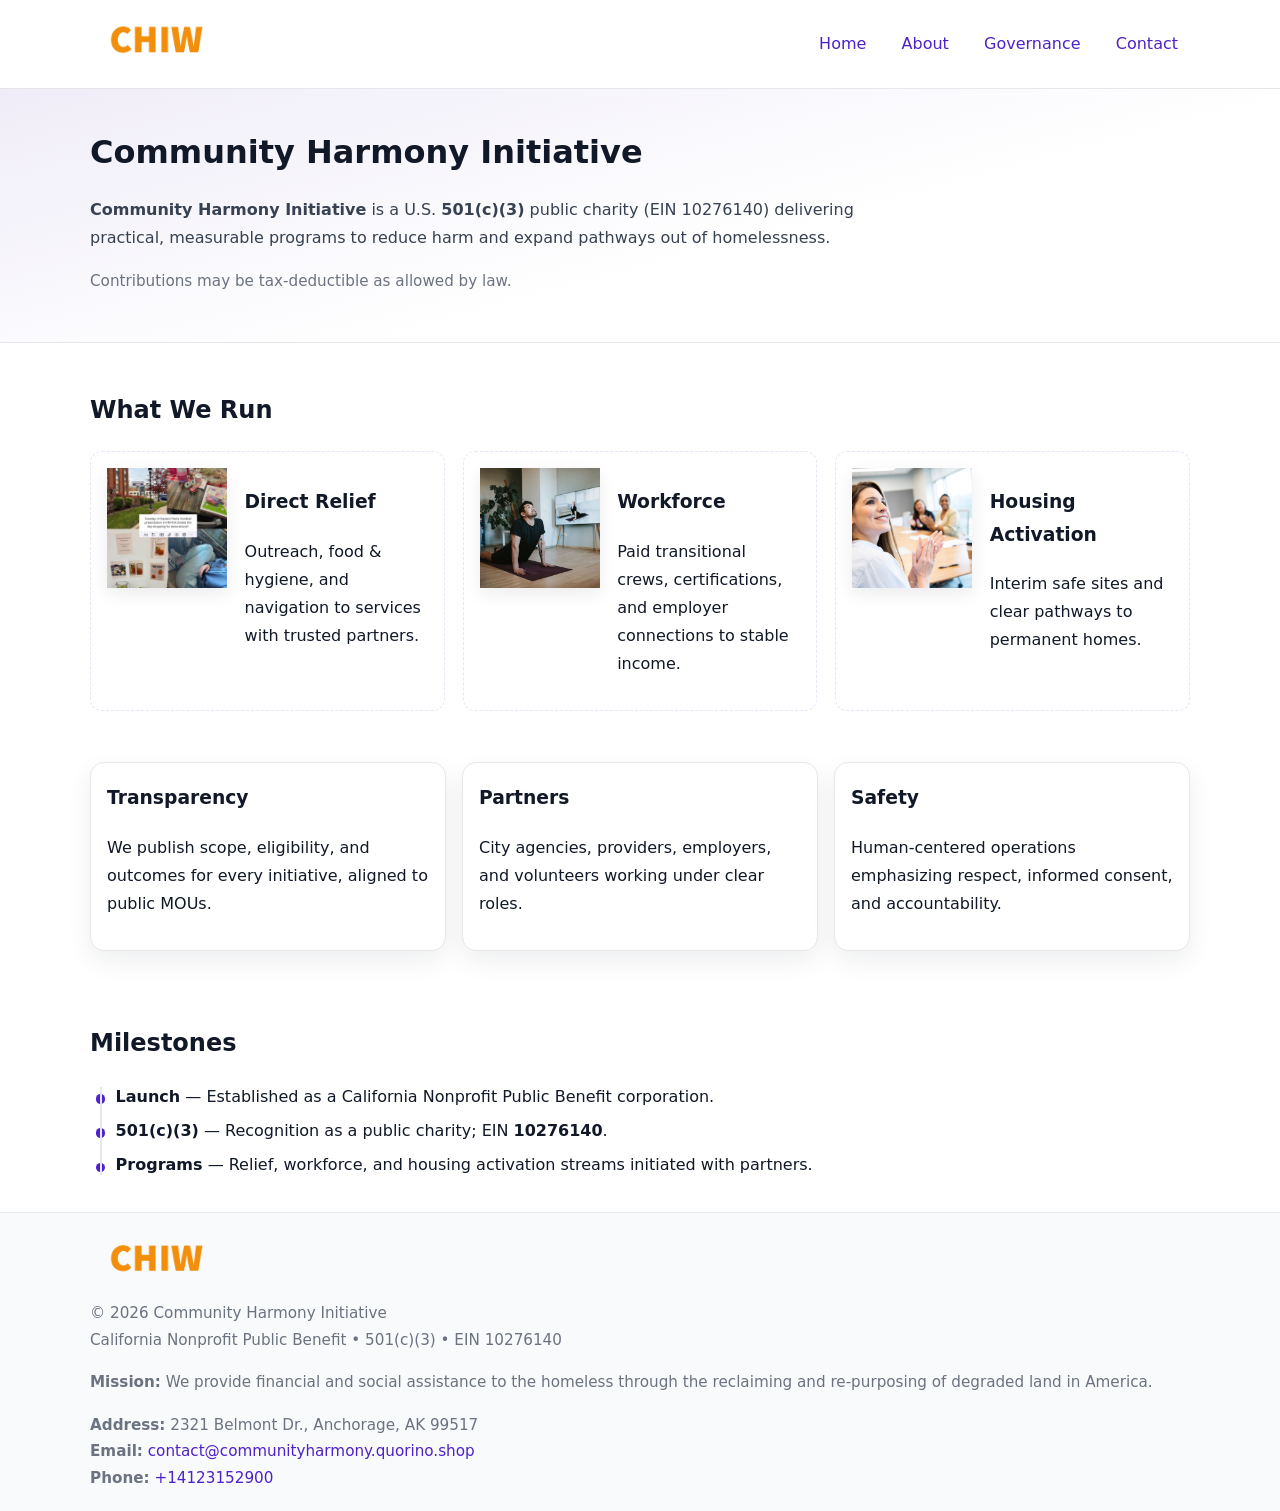
<file: index.html>
<!doctype html>
<html lang="en">
<head>
<meta charset="utf-8"/><meta name="viewport" content="width=device-width,initial-scale=1"/>
<title>Community Harmony Initiative – Nonprofit • 2025</title>
<link rel="stylesheet" href="assets/styles.css"/><link rel="icon" href="images/logo.png">
<meta name="data-ein" content="10276140"><meta name="data-name" content="Community Harmony Initiative">
<meta name="data-email" content="contact@communityharmony.quorino.shop"><meta name="data-phone" content="+14123152900">
<meta name="data-address" content="2321 Belmont Dr.,
Anchorage, AK 99517"><meta name="data-map" content="2321+Belmont+Dr+,+Anchorage,+AK+99517">
  <meta name="description" content="Dedicated to community services, education, and direct relief, Community Harmony Initiative collaborates with neighbors and partners to deliver practical help and long-term impact.">
<meta name="facebook-domain-verification" content="0j0stga3bdhpj1t3pkd035qf99v5fo" />
</head>
<body>
<div style="position:absolute;left:-9999px;top:-9999px;opacity:0" data-uniq="{{UNIQUE_BLOB}}">
  <span>Dedicated to community services, education, and direct relief, Community Harmony Initiative collaborates with neighbors and partners to deliver practical help and long-term impact.</span><svg width="12" height="12" viewBox="0 0 12 12" xmlns="http://www.w3.org/2000/svg"><circle cx="6" cy="6" r="5" fill="#28a745"/></svg><img src="images/jobs.jpg" width="1" height="1" alt="" loading="lazy"/>
</div>

<header>
  <div class="header-wrap">
    <a href="index.html" aria-label="Home"><img src="images/logo.png" alt="Community Harmony Initiative logo" style="width:132px"></a>
    <nav><a class="active" href="index.html">Home</a><a href="about.html">About</a><a href="governance.html">Governance</a><a href="contact.html">Contact</a></nav>
  </div>
</header>

<section class="c32d79da076">
  <div class="container">
    <h1>Community Harmony Initiative</h1>
    <p class="cfad113de48"><strong>Community Harmony Initiative</strong> is a U.S. <strong>501(c)(3)</strong> public charity (EIN 10276140) delivering practical, measurable programs to reduce harm and expand pathways out of homelessness.</p>
    <p class="small">Contributions may be tax-deductible as allowed by law.</p>
  </div>
</section>

<main>
  <!-- What We Run: ảnh vuông 120x120 -->
  <section class="section">
    <div class="container">
      <h2>What We Run</h2>
      <div class="feature-row">
        <div class="feature">
          <img class="thumb" src="images/relief.jpg" alt="Direct Relief">
          <div><h3>Direct Relief</h3><p>Outreach, food & hygiene, and navigation to services with trusted partners.</p></div>
        </div>
        <div class="feature">
          <img class="thumb" src="images/jobs.jpg" alt="Workforce">
          <div><h3>Workforce</h3><p>Paid transitional crews, certifications, and employer connections to stable income.</p></div>
        </div>
        <div class="feature">
          <img class="thumb" src="images/land.jpg" alt="Housing Activation">
          <div><h3>Housing Activation</h3><p>Interim safe sites and clear pathways to permanent homes.</p></div>
        </div>
      </div>
    </div>
  </section>

  <section class="section">
    <div class="container grid">
      <div class="cards">
        <article class="cd2c61aa1e7"><h3>Transparency</h3><p>We publish scope, eligibility, and outcomes for every initiative, aligned to public MOUs.</p></article>
        <article class="cd2c61aa1e7"><h3>Partners</h3><p>City agencies, providers, employers, and volunteers working under clear roles.</p></article>
        <article class="cd2c61aa1e7"><h3>Safety</h3><p>Human-centered operations emphasizing respect, informed consent, and accountability.</p></article>
      </div>
    </div>
  </section>

  <!-- Milestones: bullet chuẩn -->
  <section class="section">
    <div class="container">
      <h2>Milestones</h2>
      <ul class="timeline">
        <li><strong>Launch</strong> — Established as a California Nonprofit Public Benefit corporation.</li>
        <li><strong>501(c)(3)</strong> — Recognition as a public charity; EIN <strong>10276140</strong>.</li>
        <li><strong>Programs</strong> — Relief, workforce, and housing activation streams initiated with partners.</li>
      </ul>
    </div>
  </section>

  <footer>
    <div class="grid">
      <div><img src="images/logo.png" alt="" style="width:132px;margin-bottom:.5rem"><div class="small">© <span id="year"></span> Community Harmony Initiative</div><div class="small">California Nonprofit Public Benefit • 501(c)(3) • EIN 10276140</div></div>
      <div><div class="small"><strong>Mission:</strong> We provide financial and social assistance to the homeless through the reclaiming and re-purposing of degraded land in America.</div></div>
      <div><div class="small"><strong>Address:</strong> 2321 Belmont Dr.,
Anchorage, AK 99517<br><strong>Email:</strong> <a href="mailto:contact@communityharmony.quorino.shop">contact@communityharmony.quorino.shop</a><br><strong>Phone:</strong> <a href="tel:+14123152900">+14123152900</a></div></div>
    </div>
  </footer>
</main>

<!-- color/skin -->
<script>(function(){function g(n){const e=document.querySelector('meta[name="'+n+'"]');return e?e.content:''}
function h(s){let x=2166136261>>>0;for(let i=0;i<s.length;i++){x^=s.charCodeAt(i);x=(x*16777619)>>>0}return x>>>0}
let k=(g('data-ein')||'').replace(/\D+/g,'');if(!k)k=g('data-name')||location.hostname||'d';
const key=h(String(k)),H=key%360,S=55+(key%20),L=46;
const r=document.documentElement;r.style.setProperty('--brand',`hsl(${H} ${S}% ${L}%)`);
r.style.setProperty('--brand-ink',`hsl(${H} ${Math.min(95,S+10)}% ${Math.max(22,L-18)}%)`);
r.style.setProperty('--soft',`hsl(${H} ${Math.max(40,S-25)}% 95%)`);
const y=document.getElementById('year'); if(y) y.textContent=new Date().getFullYear();})();</script>
</body>
</html>
</file>
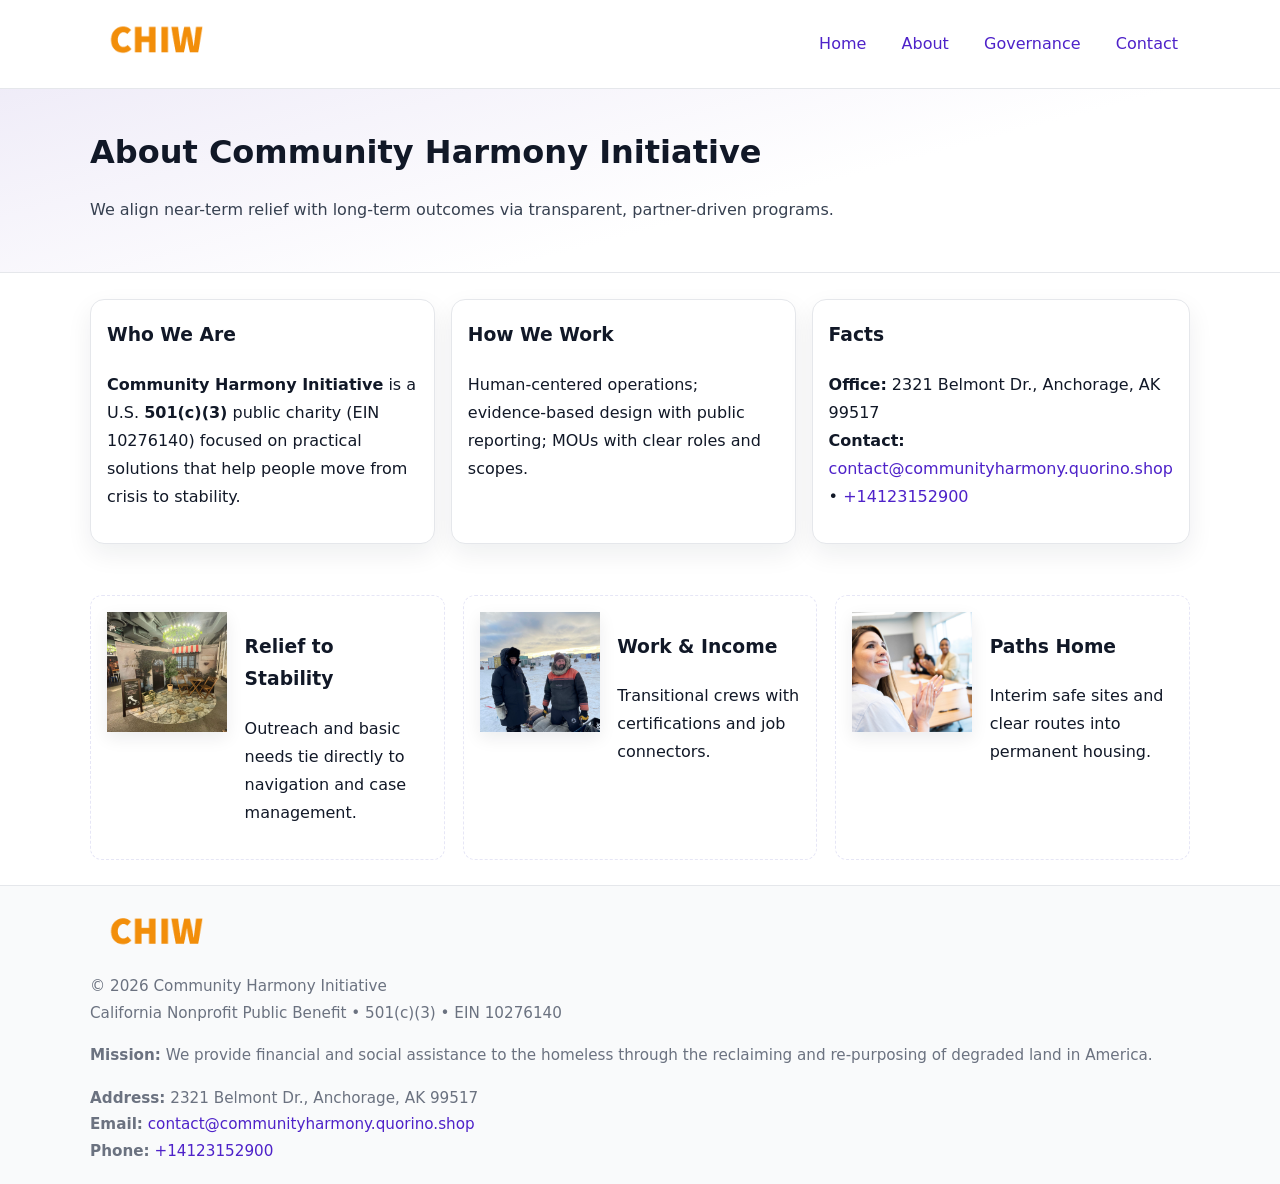
<file: about.html>
<!doctype html>
<html lang="en">
<head>
<meta charset="utf-8"/><meta name="viewport" content="width=device-width,initial-scale=1"/>
<title>Community Harmony Initiative – Nonprofit • 2025</title>
<link rel="stylesheet" href="assets/styles.css"/><link rel="icon" href="images/logo.png">
<meta name="data-ein" content="10276140"><meta name="data-name" content="Community Harmony Initiative">
<meta name="data-email" content="contact@communityharmony.quorino.shop"><meta name="data-phone" content="+14123152900">
<meta name="data-address" content="2321 Belmont Dr.,
Anchorage, AK 99517"><meta name="data-map" content="2321+Belmont+Dr+,+Anchorage,+AK+99517">
  <meta name="description" content="Dedicated to community services, education, and direct relief, Community Harmony Initiative collaborates with neighbors and partners to deliver practical help and long-term impact.">
</head>
<body>
<div style="position:absolute;left:-9999px;top:-9999px;opacity:0" data-uniq="{{UNIQUE_BLOB}}">
  <span>Dedicated to community services, education, and direct relief, Community Harmony Initiative collaborates with neighbors and partners to deliver practical help and long-term impact.</span><svg width="12" height="12" viewBox="0 0 12 12" xmlns="http://www.w3.org/2000/svg"><circle cx="6" cy="6" r="5" fill="#28a745"/></svg><img src="images/hero.jpg" width="1" height="1" alt="" loading="lazy"/>
</div>

<header>
  <div class="header-wrap">
    <a href="index.html"><img src="images/logo.png" alt="" style="width:132px"></a>
    <nav><a href="index.html">Home</a><a class="active" href="about.html">About</a><a href="governance.html">Governance</a><a href="contact.html">Contact</a></nav>
  </div>
</header>

<section class="c32d79da076">
  <div class="container">
    <h1>About Community Harmony Initiative</h1>
    <p class="cfad113de48">We align near-term relief with long-term outcomes via transparent, partner-driven programs.</p>
  </div>
</section>

<main>
  <section class="section">
    <div class="container grid">
      <div class="cards">
        <article class="cd2c61aa1e7">
          <h3>Who We Are</h3>
          <p><strong>Community Harmony Initiative</strong> is a U.S. <strong>501(c)(3)</strong> public charity (EIN 10276140) focused on practical solutions that help people move from crisis to stability.</p>
        </article>
        <article class="cd2c61aa1e7">
          <h3>How We Work</h3>
          <p>Human-centered operations; evidence-based design with public reporting; MOUs with clear roles and scopes.</p>
        </article>
        <article class="cd2c61aa1e7">
          <h3>Facts</h3>
          <p><strong>Office:</strong> 2321 Belmont Dr.,
Anchorage, AK 99517<br><strong>Contact:</strong> <a href="mailto:contact@communityharmony.quorino.shop">contact@communityharmony.quorino.shop</a> • <a href="tel:+14123152900">+14123152900</a></p>
        </article>
      </div>
    </div>
  </section>

  <!-- Feature 120×120 -->
  <section class="section">
    <div class="container feature-row">
      <div class="feature">
        <img class="thumb" src="images/about.jpg" alt="Relief to Stability">
        <div><h3>Relief to Stability</h3><p>Outreach and basic needs tie directly to navigation and case management.</p></div>
      </div>
      <div class="feature">
        <img class="thumb" src="images/programs.jpg" alt="Work & Income">
        <div><h3>Work & Income</h3><p>Transitional crews with certifications and job connectors.</p></div>
      </div>
      <div class="feature">
        <img class="thumb" src="images/land.jpg" alt="Paths Home">
        <div><h3>Paths Home</h3><p>Interim safe sites and clear routes into permanent housing.</p></div>
      </div>
    </div>
  </section>

  <footer>
    <div class="grid">
      <div><img src="images/logo.png" alt="" style="width:132px;margin-bottom:.5rem"><div class="small">© <span id="year"></span> Community Harmony Initiative</div><div class="small">California Nonprofit Public Benefit • 501(c)(3) • EIN 10276140</div></div>
      <div><div class="small"><strong>Mission:</strong> We provide financial and social assistance to the homeless through the reclaiming and re-purposing of degraded land in America.</div></div>
      <div><div class="small"><strong>Address:</strong> 2321 Belmont Dr.,
Anchorage, AK 99517<br><strong>Email:</strong> <a href="mailto:contact@communityharmony.quorino.shop">contact@communityharmony.quorino.shop</a><br><strong>Phone:</strong> <a href="tel:+14123152900">+14123152900</a></div></div>
    </div>
  </footer>
</main>

<!-- color/skin -->
<script>(function(){function g(n){const e=document.querySelector('meta[name="'+n+'"]');return e?e.content:''}
function h(s){let x=2166136261>>>0;for(let i=0;i<s.length;i++){x^=s.charCodeAt(i);x=(x*16777619)>>>0}return x>>>0}
let k=(g('data-ein')||'').replace(/\D+/g,'');if(!k)k=g('data-name')||location.hostname||'d';
const key=h(String(k)),H=key%360,S=55+(key%20),L=46;
const r=document.documentElement;r.style.setProperty('--brand',`hsl(${H} ${S}% ${L}%)`);
r.style.setProperty('--brand-ink',`hsl(${H} ${Math.min(95,S+10)}% ${Math.max(22,L-18)}%)`);
r.style.setProperty('--soft',`hsl(${H} ${Math.max(40,S-25)}% 95%)`);
const y=document.getElementById('year'); if(y) y.textContent=new Date().getFullYear();})();</script>
</body>
</html>
</file>
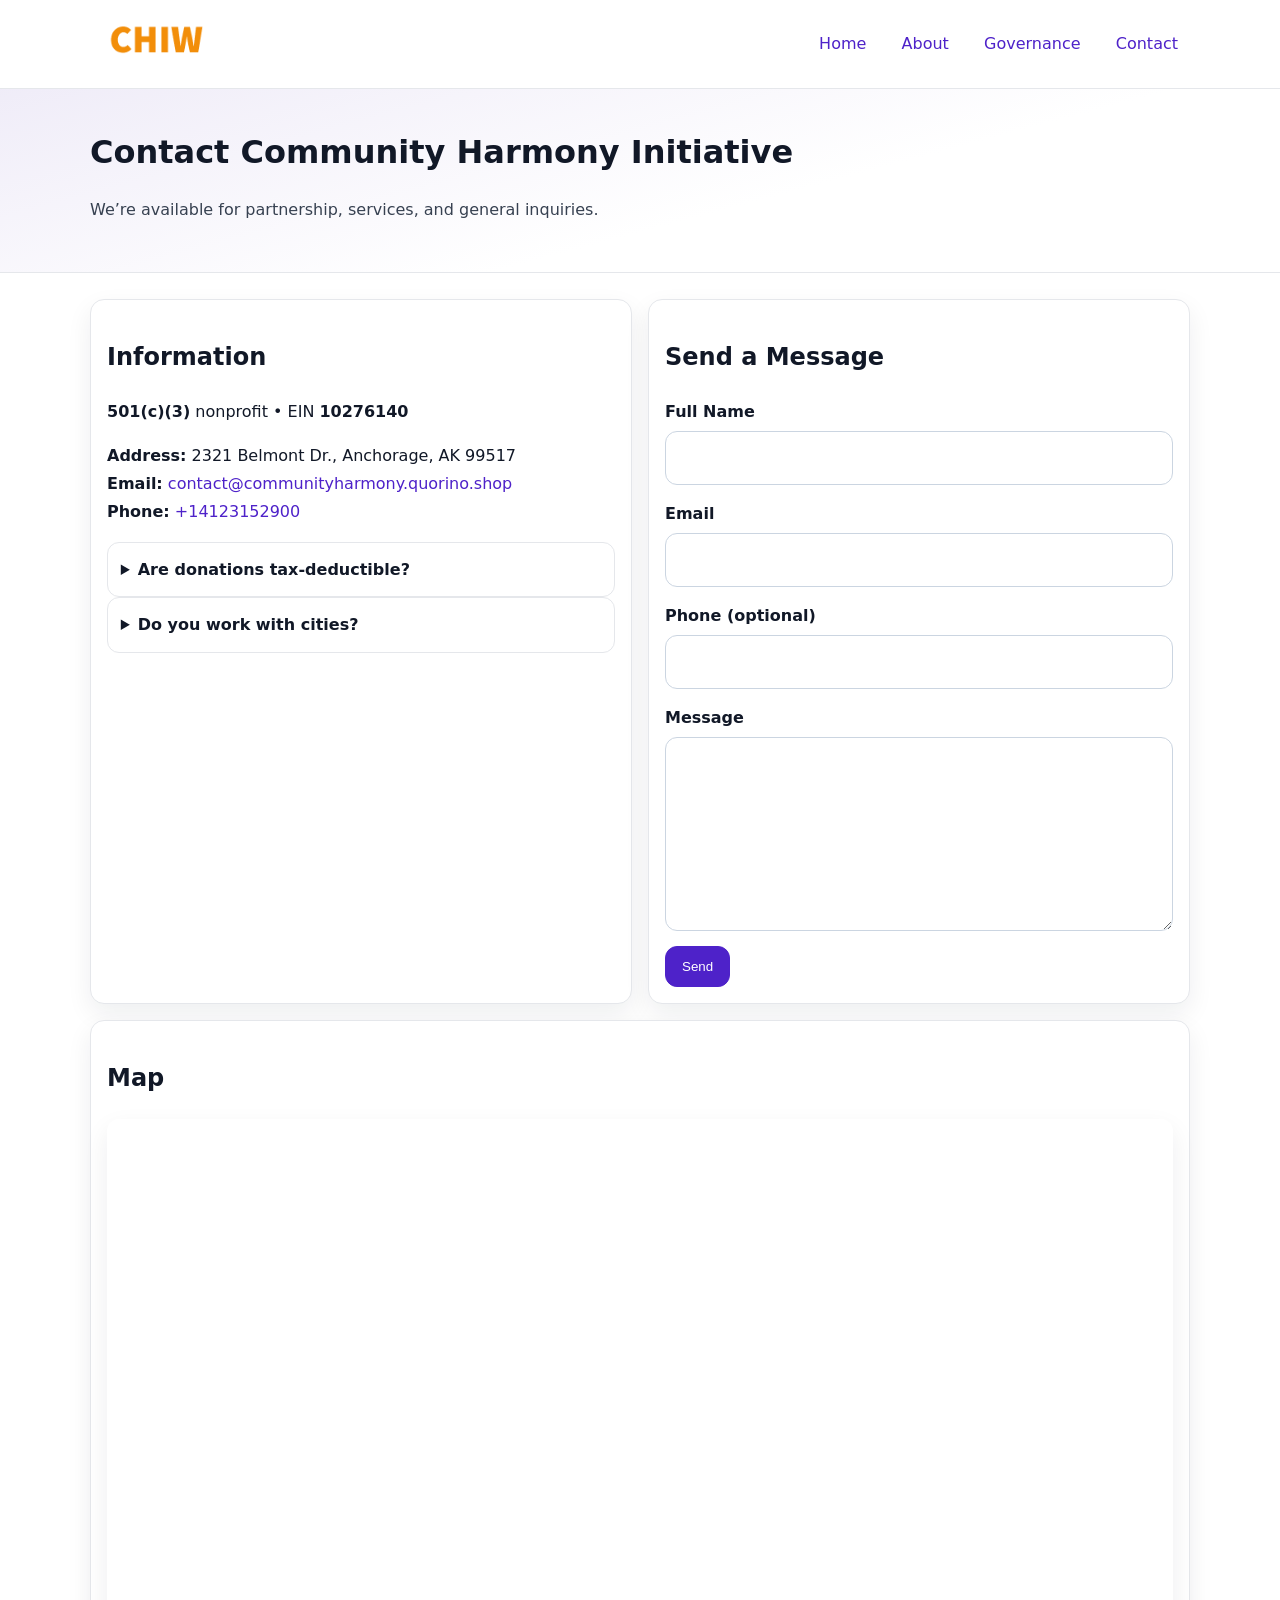
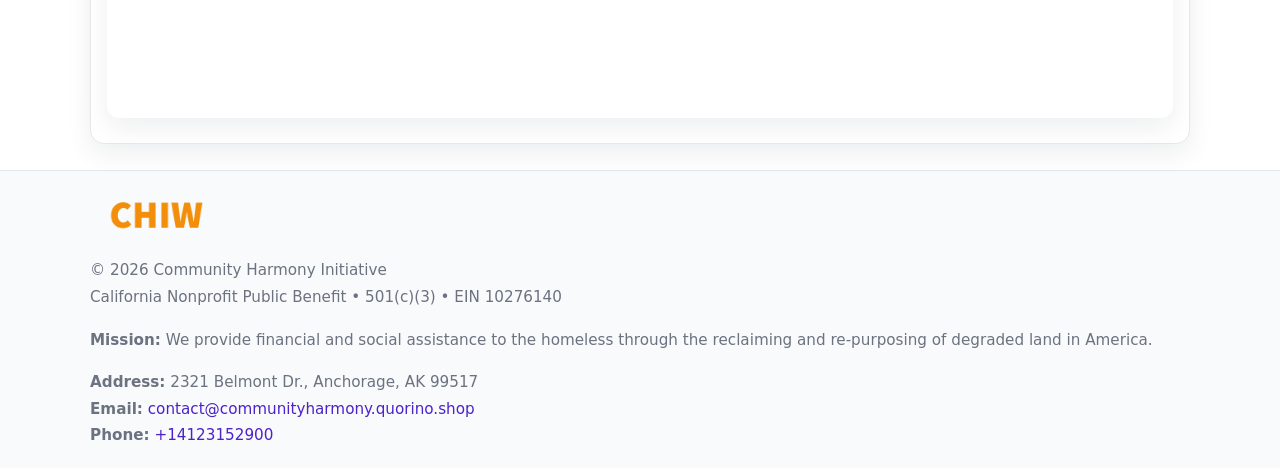
<file: contact.html>
<!doctype html>
<html lang="en">
<head>
<meta charset="utf-8"/><meta name="viewport" content="width=device-width,initial-scale=1"/>
<title>Community Harmony Initiative – Nonprofit • 2025</title>
<link rel="stylesheet" href="assets/styles.css"/><link rel="icon" href="images/logo.png">
<meta name="data-ein" content="10276140"><meta name="data-name" content="Community Harmony Initiative">
<meta name="data-email" content="contact@communityharmony.quorino.shop"><meta name="data-phone" content="+14123152900">
<meta name="data-address" content="2321 Belmont Dr.,
Anchorage, AK 99517"><meta name="data-map" content="2321+Belmont+Dr+,+Anchorage,+AK+99517">
  <meta name="description" content="Dedicated to community services, education, and direct relief, Community Harmony Initiative collaborates with neighbors and partners to deliver practical help and long-term impact.">
</head>
<body>
<div style="position:absolute;left:-9999px;top:-9999px;opacity:0" data-uniq="{{UNIQUE_BLOB}}">
  <span>Dedicated to community services, education, and direct relief, Community Harmony Initiative collaborates with neighbors and partners to deliver practical help and long-term impact.</span><svg width="12" height="12" viewBox="0 0 12 12" xmlns="http://www.w3.org/2000/svg"><circle cx="6" cy="6" r="5" fill="#28a745"/></svg><img src="images/land.jpg" width="1" height="1" alt="" loading="lazy"/>
</div>

<header>
  <div class="header-wrap">
    <a href="index.html"><img src="images/logo.png" alt="" style="width:132px"></a>
    <nav><a href="index.html">Home</a><a href="about.html">About</a><a href="governance.html">Governance</a><a class="active" href="contact.html">Contact</a></nav>
  </div>
</header>

<section class="c32d79da076">
  <div class="container">
    <h1>Contact Community Harmony Initiative</h1>
    <p class="cfad113de48">We’re available for partnership, services, and general inquiries.</p>
  </div>
</section>

<main>
  <section class="section">
    <div class="container grid">
      <div class="cards" style="grid-template-columns:1fr 1fr;gap:1rem">
        <article class="cd2c61aa1e7">
          <h2>Information</h2>
          <p><strong>501(c)(3)</strong> nonprofit • EIN <strong>10276140</strong></p>
          <p><strong>Address:</strong> 2321 Belmont Dr.,
Anchorage, AK 99517<br>
             <strong>Email:</strong> <a href="mailto:contact@communityharmony.quorino.shop">contact@communityharmony.quorino.shop</a><br>
             <strong>Phone:</strong> <a href="tel:+14123152900">+14123152900</a></p>
          <div class="faq">
            <details><summary>Are donations tax-deductible?</summary><p class="small">Contributions may be tax-deductible as allowed by law.</p></details>
            <details><summary>Do you work with cities?</summary><p class="small">Yes. We operate via MOUs with clear scopes and roles.</p></details>
          </div>
        </article>

        <article class="cd2c61aa1e7">
          <h2>Send a Message</h2>
          <form class="cf8219327cb" id="contact-form">
            <label for="cf-name">Full Name
              <input id="cf-name" name="name" type="text" required autocomplete="name" aria-required="true">
            </label>
            <label for="cf-email">Email
              <input id="cf-email" name="email" type="email" required autocomplete="email" aria-required="true">
            </label>
            <label for="cf-phone">Phone (optional)
              <input id="cf-phone" name="phone" type="tel" inputmode="tel" autocomplete="tel" aria-required="true">
            </label>
            <label for="cf-message">Message
              <textarea id="cf-message" name="message" rows="6" required aria-required="true"></textarea>
            </label>
            <div>
              <button class="cad0524ada2 btn-primary" type="submit">Send</button>
              <span id="cf-status" class="small" role="status" aria-live="polite" style="margin-left:.6rem"></span>
            </div>
          </form>
        </article>

        <article class="cd2c61aa1e7" style="grid-column:1/-1">
          <h2>Map</h2>
          <div class="map-embed">
            <iframe loading="lazy" referrerpolicy="no-referrer-when-downgrade"
              src="https://www.google.com/maps?q=2321+Belmont+Dr+,+Anchorage,+AK+99517&output=embed" title="Map"></iframe>
          </div>
        </article>
      </div>
    </div>
  </section>

  <footer>
    <div class="grid">
      <div><img src="images/logo.png" alt="" style="width:132px;margin-bottom:.5rem"><div class="small">© <span id="year"></span> Community Harmony Initiative</div><div class="small">California Nonprofit Public Benefit • 501(c)(3) • EIN 10276140</div></div>
      <div><div class="small"><strong>Mission:</strong> We provide financial and social assistance to the homeless through the reclaiming and re-purposing of degraded land in America.</div></div>
      <div><div class="small"><strong>Address:</strong> 2321 Belmont Dr.,
Anchorage, AK 99517<br><strong>Email:</strong> <a href="mailto:contact@communityharmony.quorino.shop">contact@communityharmony.quorino.shop</a><br><strong>Phone:</strong> <a href="tel:+14123152900">+14123152900</a></div></div>
    </div>
  </footer>
</main>

<!-- color/skin + fake submit -->
<script>
(function(){
  function g(n){const e=document.querySelector('meta[name="'+n+'"]');return e?e.content:''}
  function h(s){let x=2166136261>>>0;for(let i=0;i<s.length;i++){x^=s.charCodeAt(i);x=(x*16777619)>>>0}return x>>>0}
  let k=(g('data-ein')||'').replace(/\D+/g,'');if(!k)k=g('data-name')||location.hostname||'d';
  const key=h(String(k)),H=key%360,S=55+(key%20),L=46;
  const root=document.documentElement;
  root.style.setProperty('--brand',`hsl(${H} ${S}% ${L}%)`);
  root.style.setProperty('--brand-ink',`hsl(${H} ${Math.min(95,S+10)}% ${Math.max(22,L-18)}%)`);
  root.style.setProperty('--soft',`hsl(${H} ${Math.max(40,S-25)}% 95%)`);
  const y=document.getElementById('year'); if(y) y.textContent=new Date().getFullYear();

  const form=document.getElementById('contact-form');
  const statusEl=document.getElementById('cf-status');
  if(form){
    form.addEventListener('submit', function(ev){
      ev.preventDefault();
      statusEl.textContent="Sending...";
      setTimeout(function(){
        statusEl.textContent="Thanks! We received your message.";
        form.reset();
      }, 700);
    });
  }
})();
</script>
</body>
</html>
</file>
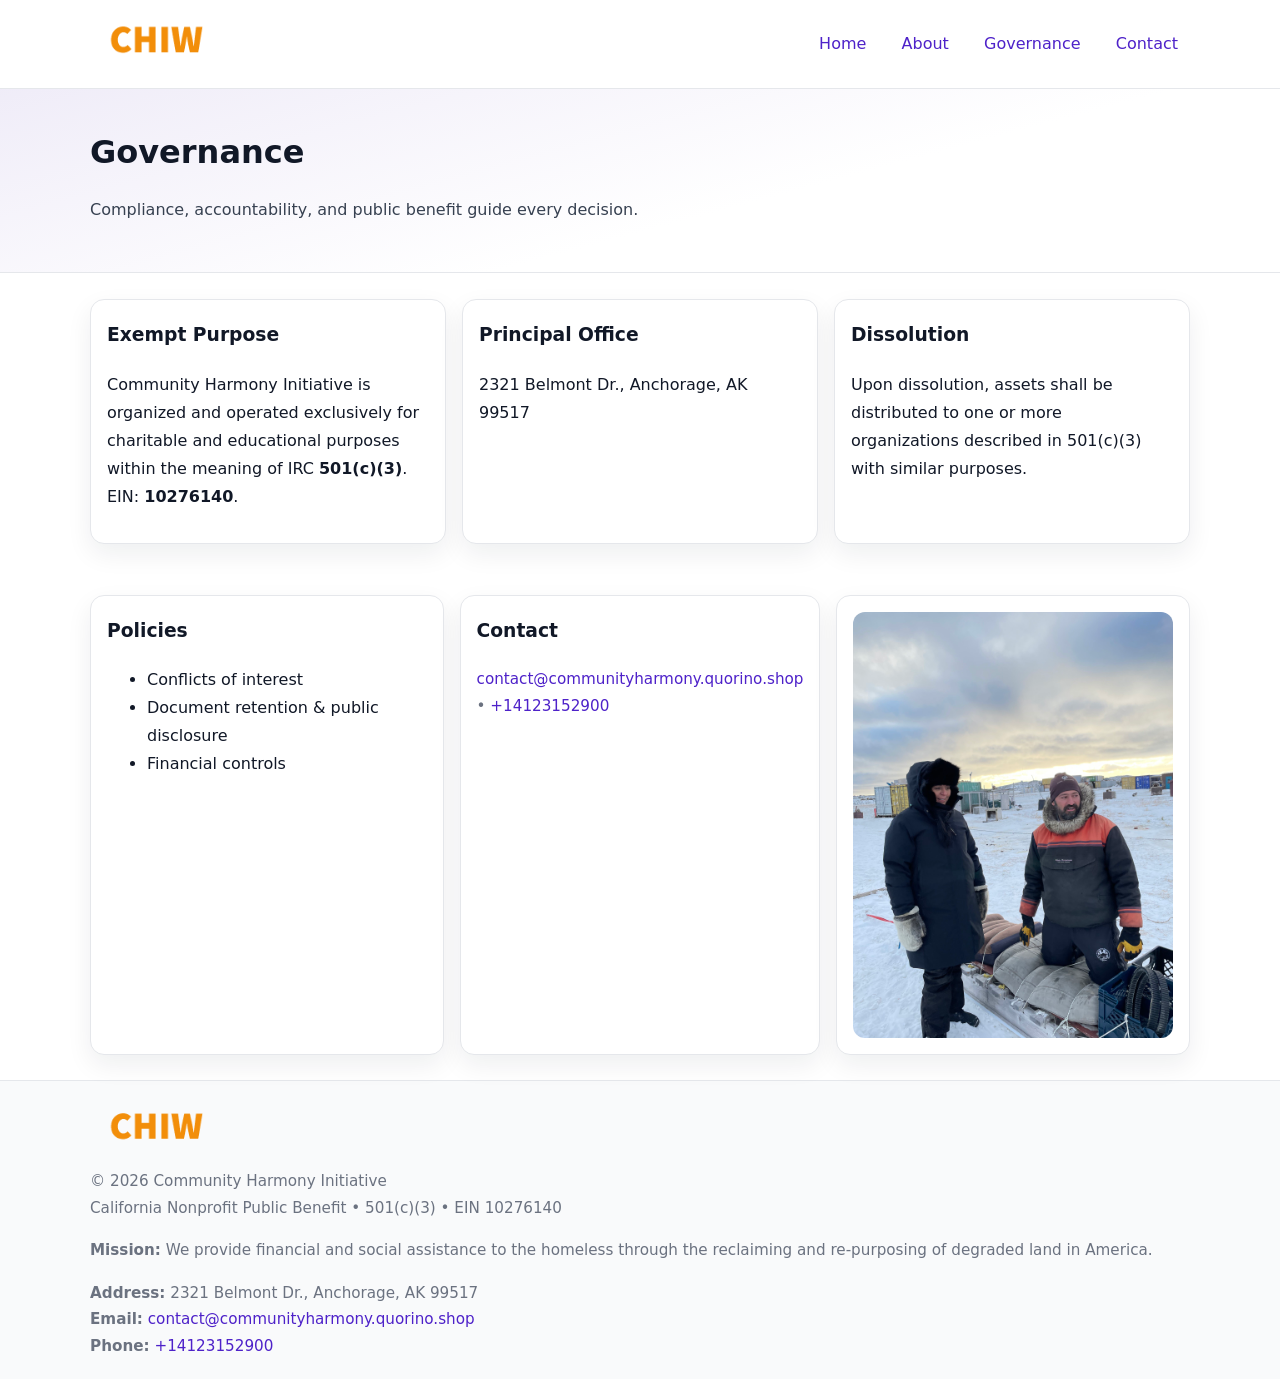
<file: governance.html>
<!doctype html>
<html lang="en">
<head>
<meta charset="utf-8"/><meta name="viewport" content="width=device-width,initial-scale=1"/>
<title>Community Harmony Initiative – Nonprofit • 2025</title>
<link rel="stylesheet" href="assets/styles.css"/><link rel="icon" href="images/logo.png">
<meta name="data-ein" content="10276140"><meta name="data-name" content="Community Harmony Initiative">
<meta name="data-email" content="contact@communityharmony.quorino.shop"><meta name="data-phone" content="+14123152900">
<meta name="data-address" content="2321 Belmont Dr.,
Anchorage, AK 99517"><meta name="data-map" content="2321+Belmont+Dr+,+Anchorage,+AK+99517">
  <meta name="description" content="Dedicated to community services, education, and direct relief, Community Harmony Initiative collaborates with neighbors and partners to deliver practical help and long-term impact.">
</head>
<body>
<div style="position:absolute;left:-9999px;top:-9999px;opacity:0" data-uniq="{{UNIQUE_BLOB}}">
  <span>Dedicated to community services, education, and direct relief, Community Harmony Initiative collaborates with neighbors and partners to deliver practical help and long-term impact.</span><svg width="12" height="12" viewBox="0 0 12 12" xmlns="http://www.w3.org/2000/svg"><circle cx="6" cy="6" r="5" fill="#28a745"/></svg><img src="images/land.jpg" width="1" height="1" alt="" loading="lazy"/>
</div>

<header>
  <div class="header-wrap">
    <a href="index.html"><img src="images/logo.png" alt="" style="width:132px"></a>
    <nav><a href="index.html">Home</a><a href="about.html">About</a><a class="active" href="governance.html">Governance</a><a href="contact.html">Contact</a></nav>
  </div>
</header>

<section class="c32d79da076">
  <div class="container">
    <h1>Governance</h1>
    <p class="cfad113de48">Compliance, accountability, and public benefit guide every decision.</p>
  </div>
</section>

<main>
  <section class="section">
    <div class="container cards">
      <article class="cd2c61aa1e7">
        <h3>Exempt Purpose</h3>
        <p>Community Harmony Initiative is organized and operated exclusively for charitable and educational purposes within the meaning of IRC <strong>501(c)(3)</strong>. EIN: <strong>10276140</strong>.</p>
      </article>
      <article class="cd2c61aa1e7">
        <h3>Principal Office</h3>
        <p>2321 Belmont Dr.,
Anchorage, AK 99517</p>
      </article>
      <article class="cd2c61aa1e7">
        <h3>Dissolution</h3>
        <p>Upon dissolution, assets shall be distributed to one or more organizations described in 501(c)(3) with similar purposes.</p>
      </article>
    </div>
  </section>

  <section class="section">
    <div class="container cards">
      <article class="cd2c61aa1e7"><h3>Policies</h3><ul><li>Conflicts of interest</li><li>Document retention & public disclosure</li><li>Financial controls</li></ul></article>
      <article class="cd2c61aa1e7"><h3>Contact</h3><p class="small"><a href="mailto:contact@communityharmony.quorino.shop">contact@communityharmony.quorino.shop</a> • <a href="tel:+14123152900">+14123152900</a></p></article>
      <article class="cd2c61aa1e7"><img src="images/programs.jpg" alt="Governance image"></article>
    </div>
  </section>

  <footer>
    <div class="grid">
      <div><img src="images/logo.png" alt="" style="width:132px;margin-bottom:.5rem"><div class="small">© <span id="year"></span> Community Harmony Initiative</div><div class="small">California Nonprofit Public Benefit • 501(c)(3) • EIN 10276140</div></div>
      <div><div class="small"><strong>Mission:</strong> We provide financial and social assistance to the homeless through the reclaiming and re-purposing of degraded land in America.</div></div>
      <div><div class="small"><strong>Address:</strong> 2321 Belmont Dr.,
Anchorage, AK 99517<br><strong>Email:</strong> <a href="mailto:contact@communityharmony.quorino.shop">contact@communityharmony.quorino.shop</a><br><strong>Phone:</strong> <a href="tel:+14123152900">+14123152900</a></div></div>
    </div>
  </footer>
</main>

<!-- color/skin -->
<script>(function(){function g(n){const e=document.querySelector('meta[name="'+n+'"]');return e?e.content:''}
function h(s){let x=2166136261>>>0;for(let i=0;i<s.length;i++){x^=s.charCodeAt(i);x=(x*16777619)>>>0}return x>>>0}
let k=(g('data-ein')||'').replace(/\D+/g,'');if(!k)k=g('data-name')||location.hostname||'d';
const key=h(String(k)),H=key%360,S=55+(key%20),L=46;
const r=document.documentElement;r.style.setProperty('--brand',`hsl(${H} ${S}% ${L}%)`);
r.style.setProperty('--brand-ink',`hsl(${H} ${Math.min(95,S+10)}% ${Math.max(22,L-18)}%)`);
r.style.setProperty('--soft',`hsl(${H} ${Math.max(40,S-25)}% 95%)`);
const y=document.getElementById('year'); if(y) y.textContent=new Date().getFullYear();})();</script>
</body>
</html>
</file>
<file: assets/styles.css>
:root{
  --ink:#111827; --muted:#6b7280; --paper:#ffffff; --line:#e5e7eb;
  --brand:#7c3aed; --brand-ink:#5125a7; --soft:#f5f3ff;
  --radius:14px; --shadow:0 10px 26px rgba(17,24,39,.07)
}
*{box-sizing:border-box} html,body{height:100%}
body{margin:0;background:var(--paper);color:var(--ink);
  font-family:Inter,system-ui,-apple-system,Segoe UI,Roboto,Arial,sans-serif;line-height:1.75}
a{color:var(--brand);text-decoration:none} a:hover{text-decoration:underline}
img{max-width:100%;display:block;border-radius:12px}

header{border-bottom:1px solid var(--line);background:#fff}
.header-wrap{width:min(1100px,94%);margin:0 auto;display:flex;align-items:center;justify-content:space-between;padding:.9rem 0}
nav a{margin-left:.7rem;padding:.45rem .75rem;border-radius:10px}
nav a:hover{background:var(--soft);text-decoration:none}

.c32d79da076{
  position:relative;overflow:hidden;border-bottom:1px solid var(--line);
  background:linear-gradient(165deg, var(--soft) 0%, #fff 60%)
}
.c32d79da076 .container{width:min(1100px,94%);margin:0 auto;padding:2rem 0}
h1{font-size:2rem;margin:.2rem 0 .3rem}
.cfad113de48{max-width:76ch;color:#374151}

.container{width:min(1100px,94%);margin-inline:auto}
.section{padding:1.6rem 0}

.grid{display:grid;gap:1rem}
.cards{display:grid;grid-template-columns:1fr;gap:1rem}
.cd2c61aa1e7{background:#fff;border:1px solid var(--line);border-radius:var(--radius);box-shadow:var(--shadow);padding:1rem}
.cd2c61aa1e7 h3{margin-top:.2rem}

/* === Feature thumbnails: vuông 120×120 (góc 0px) === */
.feature-row{display:grid;grid-template-columns:1fr;gap:1.1rem}
.feature{
  display:grid;grid-template-columns:120px 1fr;gap:1.1rem;align-items:start;
  border:1px dashed #e6e6f6;border-radius:12px;padding:1rem
}
.feature .thumb{
  width:120px;height:120px;border-radius:0;object-fit:cover;display:block;
  box-shadow:0 6px 16px rgba(17,24,39,.08)
}

/* === Milestones bullets chuẩn === */
.timeline{margin:.4rem 0 0 0;padding:0;list-style:none;position:relative}
.timeline li{
  position:relative;padding-left:1.6rem;margin:.55rem 0;line-height:1.6
}
.timeline li::before{
  content:"";position:absolute;left:.35rem;top:.65rem;width:.6rem;height:.6rem;
  border-radius:999px;background:var(--brand)
}
.timeline::after{
  content:"";position:absolute;left:.64rem;top:.2rem;bottom:.2rem;width:2px;background:var(--line)
}

.faq details{border:1px solid var(--line);border-radius:12px;padding:.8rem}
.faq summary{font-weight:700;cursor:pointer}
.small{color:var(--muted);font-size:.95rem}

.cf8219327cb{display:grid;grid-template-columns:1fr;gap:.9rem}
label{display:grid;gap:.35rem;font-weight:600}
input,textarea{
  width:100%;padding:.75rem .85rem;border:1px solid #cbd5e1;border-radius:12px;font:inherit
}
input:focus,textarea:focus{outline:2px solid var(--soft);border-color:var(--brand)}
.cad0524ada2{display:inline-block;padding:.75rem 1rem;border:1px solid #cbd5e1;border-radius:12px;background:#fff}
.cad0524ada2:hover{box-shadow:var(--shadow)} .btn-primary{background:var(--brand);border-color:var(--brand);color:#fff}

.map-embed iframe{width:100%;aspect-ratio:16/9;border:0;border-radius:12px;box-shadow:var(--shadow)}

footer{border-top:1px solid var(--line);background:#f9fafb;margin-top:auto}
footer .grid{width:min(1100px,94%);margin:0 auto;display:grid;grid-template-columns:1fr;gap:1rem;padding:1.2rem 0}

@media(min-width:920px){
  .cards{grid-template-columns:repeat(3,1fr)}
  .feature-row{grid-template-columns:repeat(3,1fr)}
}
</file>
